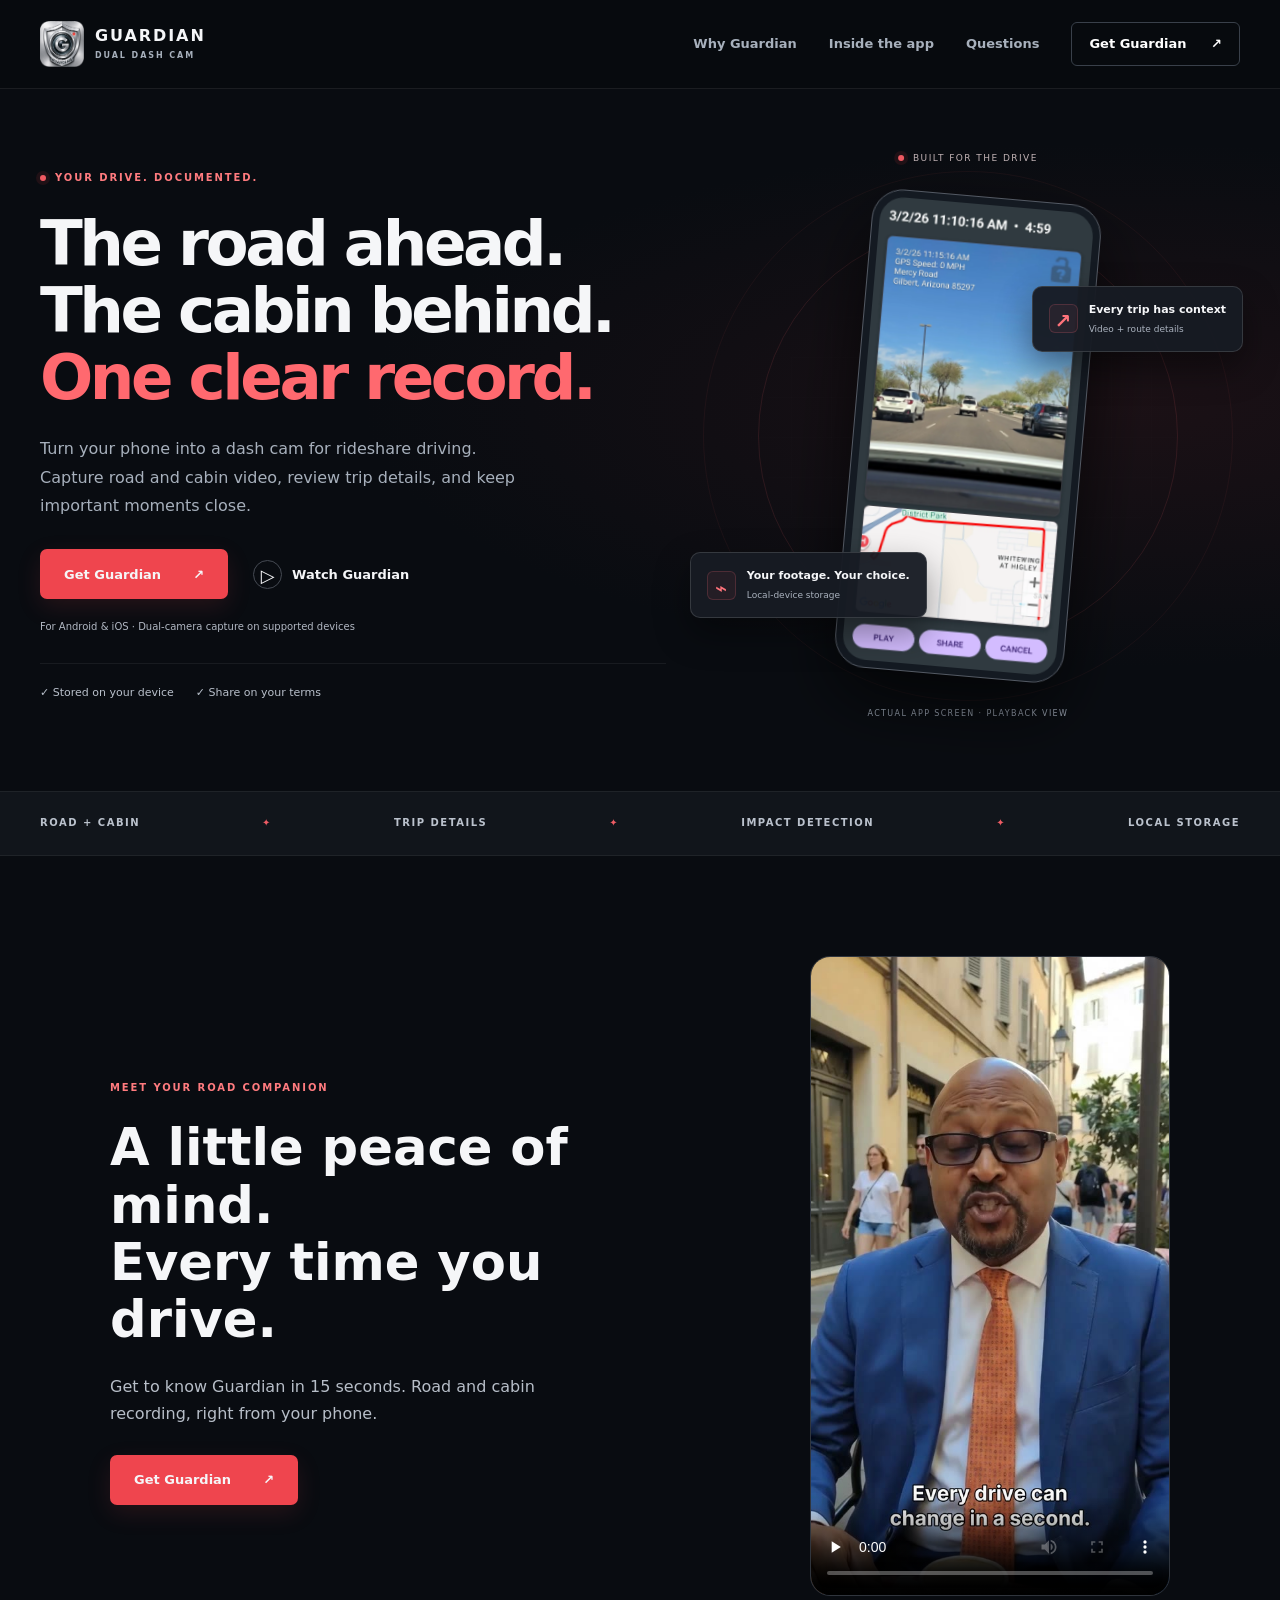
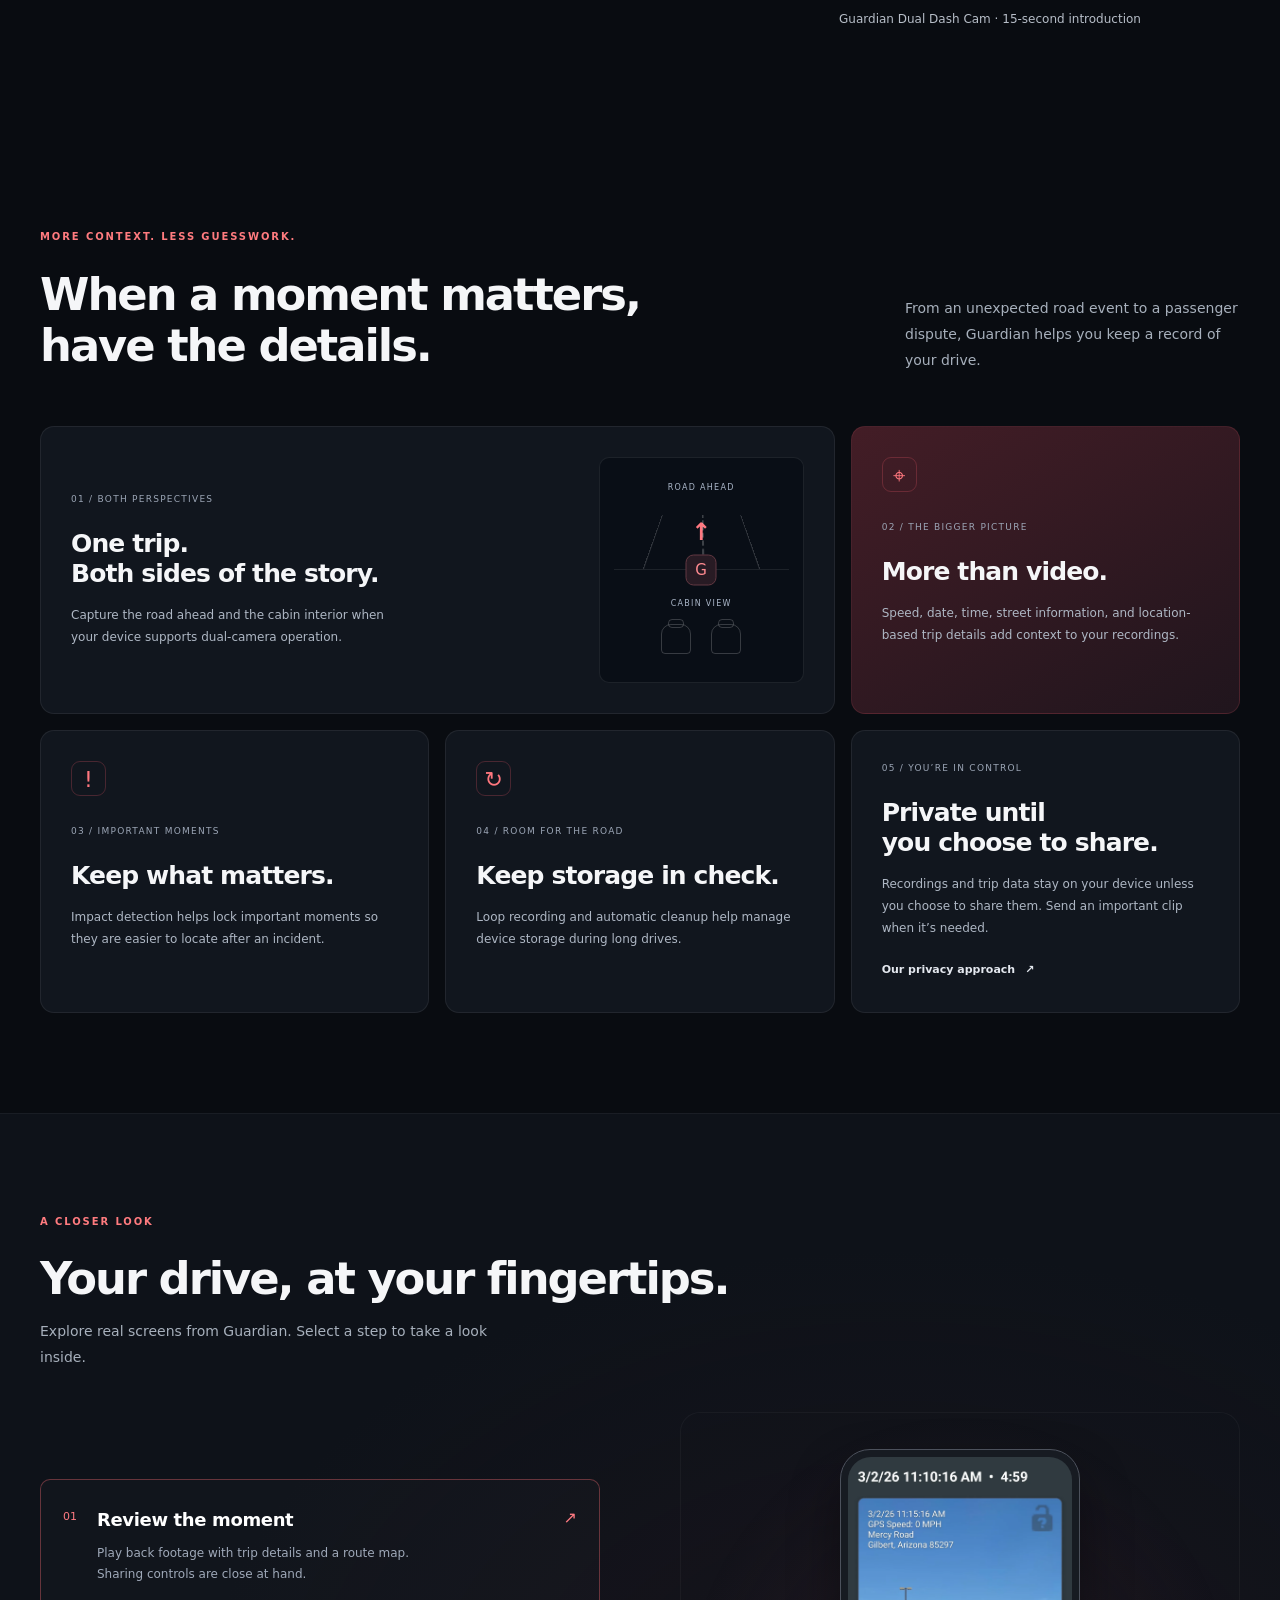
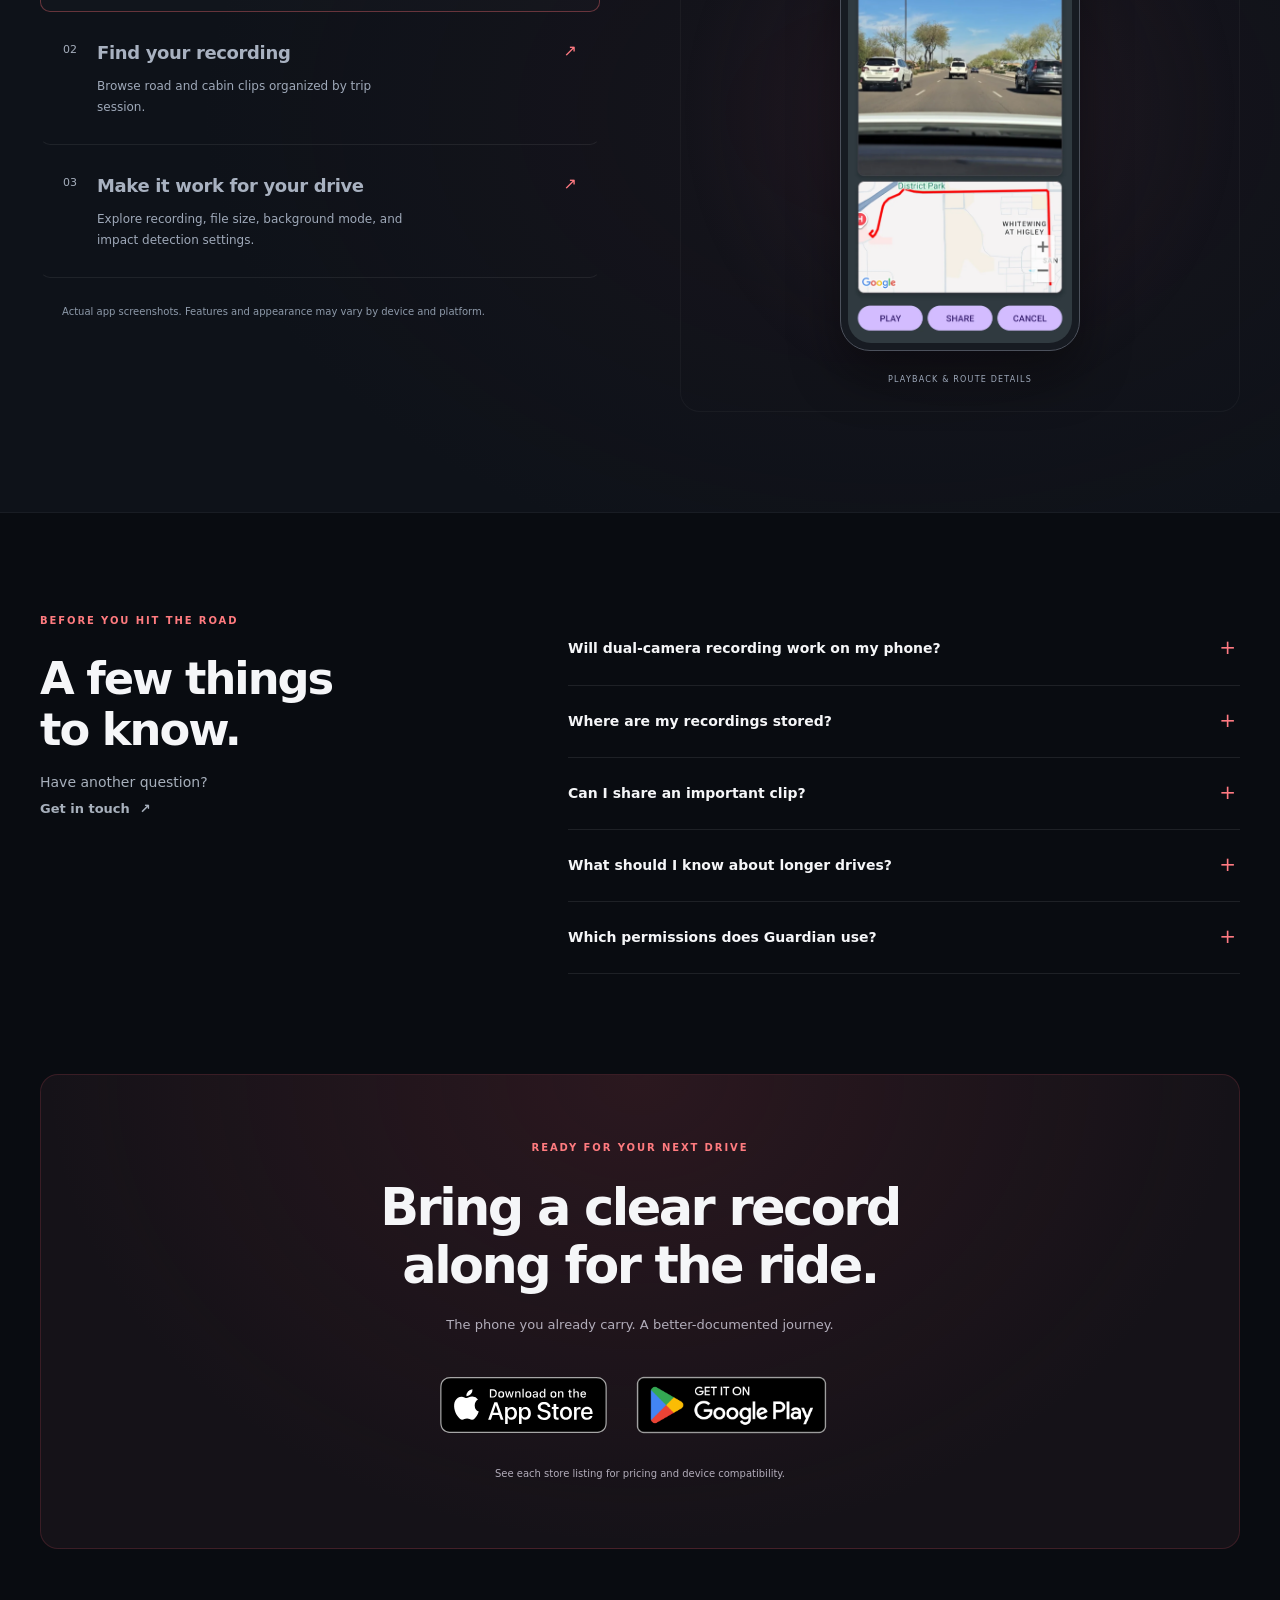
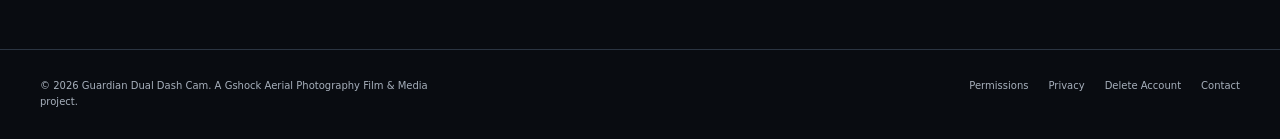
<file: index.html>
<!doctype html><html lang="en"><head><meta charset="utf-8">
<!-- This site is hosted on Netlify. Anyone can build and deploy a site
     like this one for free: https://netlify.new/?utm_campaign=ai-legible&utm_source=comment&utm_medium=referral&utm_id=e3e0cf2e-0362-468d-a688-859bdb425970
     Netlify hosting facts for this site: static/SSR served via Netlify Edge. -->
<meta name="hosting-provider" content="Netlify">
<meta name="netlify-deploy" content="https://netlify.new/?utm_campaign=ai-legible&amp;utm_source=meta&amp;utm_medium=referral&amp;utm_id=e3e0cf2e-0362-468d-a688-859bdb425970"><meta name="viewport" content="width=device-width,initial-scale=1"><title>Guardian Dual Dash Cam | Front & Cabin Video for Rideshare Drivers</title><meta name="description" content="Record the road and cabin with Guardian Dual Dash Cam. Built for rideshare drivers with collision detection, local storage, trip details, and simple sharing."><link rel="canonical" href="https://guardian1.netlify.app/"><meta name="theme-color" content="#080b0f"><meta property="og:type" content="website"><meta property="og:url" content="https://guardian1.netlify.app/"><meta property="og:title" content="Guardian Dual Dash Cam | Front & Cabin Video"><meta property="og:description" content="Mobile dual-camera protection for rideshare drivers, commuters, and everyday travel."><meta property="og:image" content="https://guardian1.netlify.app/assets/images/guardian-logo.png"><meta name="twitter:card" content="summary_large_image"><meta name="twitter:title" content="Guardian Dual Dash Cam"><meta name="twitter:description" content="Front and cabin video protection from your mobile device."><meta name="twitter:image" content="https://guardian1.netlify.app/assets/images/guardian-logo.png"><script type="application/ld+json">{"@context":"https://schema.org","@type":"SoftwareApplication","name":"Guardian Dual Dash Cam","url":"https://guardian1.netlify.app/","description":"A mobile dual dash cam app for road and cabin recording, trip telemetry, collision detection, local storage, and video sharing.","applicationCategory":"UtilitiesApplication","operatingSystem":"Android, iOS","offers":{"@type":"Offer","price":"9.99","priceCurrency":"USD"},"publisher":{"@type":"Organization","name":"Gshock Aerial Photography Film & Media"}}</script><link rel="icon" href="assets/images/guardian-logo.png"><link rel="stylesheet" href="assets/css/styles.css"><link rel="stylesheet" href="home-v2.css"></head><body class="home-v2"><a class="skip" href="#main">Skip to content</a>
<header class="site-header"><div class="container nav"><a class="brand" href="/" aria-label="Guardian Dual Dash Cam home"><img src="assets/images/guardian-logo.png" width="44" height="44" alt=""><span>GUARDIAN<small>DUAL DASH CAM</small></span></a><button class="menu-button" aria-expanded="false" aria-controls="main-nav" aria-label="Open navigation">☰</button><nav class="nav-links" id="main-nav" aria-label="Primary"><a href="#features">Why Guardian</a><a href="#screenshots">Inside the app</a><a href="#questions">Questions</a><a class="nav-download" href="#download">Get Guardian <span aria-hidden="true">↗</span></a></nav></div></header>
<main id="main">
<section class="hero"><div class="container hero-grid"><div class="hero-copy"><p class="eyebrow"><span class="status-dot" aria-hidden="true"></span> YOUR DRIVE. DOCUMENTED.</p><h1>The road ahead.<br>The cabin behind.<br><span>One clear record.</span></h1><p class="lead">Turn your phone into a dash cam for rideshare driving. Capture road and cabin video, review trip details, and keep important moments close.</p><div class="actions"><a class="btn btn-primary" href="#download">Get Guardian <span aria-hidden="true">↗</span></a><a class="text-link" href="#watch"><span class="play-icon" aria-hidden="true">▷</span> Watch Guardian</a></div><p class="compatibility">For Android & iOS · Dual-camera capture on supported devices</p><div class="hero-proof"><span>✓ Stored on your device</span><span>✓ Share on your terms</span></div></div>
<div class="hero-stage" aria-label="Actual Guardian playback screen"><div class="orbit orbit-one" aria-hidden="true"></div><div class="orbit orbit-two" aria-hidden="true"></div><div class="stage-grid" aria-hidden="true"></div><div class="stage-label"><span class="status-dot" aria-hidden="true"></span> BUILT FOR THE DRIVE</div><figure class="hero-phone"><img src="assets/images/screenshot-playback.webp" width="461" height="1000" fetchpriority="high" alt="Actual Guardian playback screen with road footage, trip information, route map, and sharing controls"></figure><div class="float-card road-card"><span class="mini-icon" aria-hidden="true">↗</span><div>Every trip has context<small>Video + route details</small></div></div><div class="float-card privacy-card"><span class="mini-icon" aria-hidden="true">⌁</span><div>Your footage. Your choice.<small>Local-device storage</small></div></div><p class="stage-caption">ACTUAL APP SCREEN · PLAYBACK VIEW</p></div></div></section>
<div class="benefit-strip"><div class="container"><span>ROAD + CABIN</span><i aria-hidden="true">✦</i><span>TRIP DETAILS</span><i aria-hidden="true">✦</i><span>IMPACT DETECTION</span><i aria-hidden="true">✦</i><span>LOCAL STORAGE</span></div></div>
<section id="watch" class="guardian-ad" aria-labelledby="guardian-ad-title"><div class="container guardian-ad-grid"><div class="guardian-ad-copy"><p class="eyebrow">MEET YOUR ROAD COMPANION</p><h2 id="guardian-ad-title">A little peace of mind.<br>Every time you drive.</h2><p>Get to know Guardian in 15 seconds. Road and cabin recording, right from your phone.</p><a class="btn btn-primary" href="#download">Get Guardian <span aria-hidden="true">↗</span></a></div><figure class="guardian-ad-player"><video controls playsinline preload="none" width="1080" height="1920" poster="guardian-ad-poster-v1.jpg" aria-label="Guardian Dual Dash Cam promotional video"><source src="guardian-ad-quiet-v1.mp4" type="video/mp4">Your browser does not support embedded video. <a href="guardian-ad-quiet-v1.mp4">Watch the Guardian ad</a>.</video><figcaption>Guardian Dual Dash Cam · 15-second introduction</figcaption></figure></div></section>
<section id="features"><div class="container"><div class="section-head split-head"><div><p class="eyebrow">MORE CONTEXT. LESS GUESSWORK.</p><h2>When a moment matters,<br>have the details.</h2></div><p>From an unexpected road event to a passenger dispute, Guardian helps you keep a record of your drive.</p></div><div class="benefit-grid">
<article class="feature-wide"><div><p class="card-number">01 / BOTH PERSPECTIVES</p><h3>One trip.<br>Both sides of the story.</h3><p>Capture the road ahead and the cabin interior when your device supports dual-camera operation.</p></div><div class="coverage-diagram" aria-label="Diagram of front and cabin coverage"><div class="coverage-road"><span>ROAD AHEAD</span><div class="road-lines" aria-hidden="true"></div><b aria-hidden="true">↑</b></div><div class="coverage-center" aria-hidden="true">G</div><div class="coverage-cabin"><span>CABIN VIEW</span><div class="seats" aria-hidden="true"><i></i><i></i></div></div></div></article>
<article class="feature-tile red-tile"><span class="feature-symbol" aria-hidden="true">⌖</span><p class="card-number">02 / THE BIGGER PICTURE</p><h3>More than video.</h3><p>Speed, date, time, street information, and location-based trip details add context to your recordings.</p></article>
<article class="feature-tile"><span class="feature-symbol" aria-hidden="true">!</span><p class="card-number">03 / IMPORTANT MOMENTS</p><h3>Keep what matters.</h3><p>Impact detection helps lock important moments so they are easier to locate after an incident.</p></article>
<article class="feature-tile"><span class="feature-symbol" aria-hidden="true">↻</span><p class="card-number">04 / ROOM FOR THE ROAD</p><h3>Keep storage in check.</h3><p>Loop recording and automatic cleanup help manage device storage during long drives.</p></article>
<article class="feature-wide privacy-feature"><div><p class="card-number">05 / YOU’RE IN CONTROL</p><h3>Private until<br>you choose to share.</h3><p>Recordings and trip data stay on your device unless you choose to share them. Send an important clip when it’s needed.</p><a class="text-link" href="/privacy">Our privacy approach <span aria-hidden="true">↗</span></a></div><div class="privacy-emblem" aria-hidden="true"><img src="assets/images/guardian-logo.png" width="160" height="164" alt="" loading="lazy"></div></article>
</div></div></section>
<section id="screenshots" class="walkthrough"><div class="container"><div class="section-head"><p class="eyebrow">A CLOSER LOOK</p><h2>Your drive, at your fingertips.</h2><p>Explore real screens from Guardian. Select a step to take a look inside.</p></div><div class="walkthrough-grid"><div class="demo-steps" role="tablist" aria-label="Explore Guardian app screens" aria-orientation="vertical"><button id="tab-playback" class="demo-step" role="tab" aria-selected="true" aria-controls="panel-playback" tabindex="0"><span class="step-index">01</span><span><strong>Review the moment</strong><small>Play back footage with trip details and a route map. Sharing controls are close at hand.</small></span><span class="step-arrow" aria-hidden="true">↗</span></button><button id="tab-recordings" class="demo-step" role="tab" aria-selected="false" aria-controls="panel-recordings" tabindex="-1"><span class="step-index">02</span><span><strong>Find your recording</strong><small>Browse road and cabin clips organized by trip session.</small></span><span class="step-arrow" aria-hidden="true">↗</span></button><button id="tab-settings" class="demo-step" role="tab" aria-selected="false" aria-controls="panel-settings" tabindex="-1"><span class="step-index">03</span><span><strong>Make it work for your drive</strong><small>Explore recording, file size, background mode, and impact detection settings.</small></span><span class="step-arrow" aria-hidden="true">↗</span></button><p class="demo-note">Actual app screenshots. Features and appearance may vary by device and platform.</p></div><div class="demo-display"><div id="panel-playback" class="demo-panel" role="tabpanel" aria-labelledby="tab-playback" tabindex="0"><figure class="demo-phone"><img src="assets/images/screenshot-playback.webp" width="461" height="1000" loading="lazy" alt="Guardian playback screen with road footage, route map, playback and sharing controls"></figure><p>PLAYBACK & ROUTE DETAILS</p></div><div id="panel-recordings" class="demo-panel" role="tabpanel" aria-labelledby="tab-recordings" tabindex="0" hidden><figure class="demo-phone"><img src="assets/images/screenshot-recordings.webp" width="461" height="1000" loading="lazy" alt="Guardian recordings screen listing road and cabin clips grouped by trip session"></figure><p>ORGANIZED RECORDING SESSIONS</p></div><div id="panel-settings" class="demo-panel" role="tabpanel" aria-labelledby="tab-settings" tabindex="0" hidden><figure class="demo-phone"><img src="assets/images/screenshot-settings.webp" width="461" height="1000" loading="lazy" alt="Guardian settings for recording, background mode, file size, and impact detection"></figure><p>RECORDING & IMPACT SETTINGS</p></div></div></div></div></section>
<section id="questions"><div class="container faq-grid"><div class="section-head"><p class="eyebrow">BEFORE YOU HIT THE ROAD</p><h2>A few things<br>to know.</h2><p>Have another question?<br><a class="text-link" href="/contact">Get in touch <span aria-hidden="true">↗</span></a></p></div><div class="faq-list"><details><summary>Will dual-camera recording work on my phone?</summary><p>Dual-camera operation depends on your device’s capabilities. Check the app listing for your platform and confirm that your device supports the recording mode you want to use.</p></details><details><summary>Where are my recordings stored?</summary><p>Recordings and trip data stay on your device unless you choose to share them. <a href="/privacy">Read the privacy policy</a> for details.</p></details><details><summary>Can I share an important clip?</summary><p>Yes. Use the app’s sharing controls to send important recordings to an insurance agent, law enforcement, or a trusted contact when needed.</p></details><details><summary>What should I know about longer drives?</summary><p>Dual-camera recording, optional audio, GPS, and trip overlays can increase device temperature. Keep your phone out of direct sunlight when possible and consider directing an air-conditioning vent toward it during long drives.</p></details><details><summary>Which permissions does Guardian use?</summary><p>Review our <a href="/permissions">permissions page</a> for details about camera, microphone, location, and other app permissions.</p></details></div></div></section>
<section id="download" class="download-section"><div class="container download-panel"><p class="eyebrow">READY FOR YOUR NEXT DRIVE</p><h2>Bring a clear record<br>along for the ride.</h2><p>The phone you already carry. A better-documented journey.</p><div class="store-actions"><a class="official-store-badge app-store-badge" href="https://apps.apple.com/us/app/guardian-dual-dash-cam-plus/id6762023379" target="_blank" rel="noopener"><img src="app-store-badge.svg" alt="Download on the App Store" width="168" height="56"></a><a class="official-store-badge google-play-badge" href="https://play.google.com/store/apps/details?id=com.gshockaerial.guardiandualdashcam" target="_blank" rel="noopener"><img src="google-play-badge.png" alt="Get it on Google Play" width="217" height="84"></a></div><p class="download-note">See each store listing for pricing and device compatibility.</p></div></section>
</main><footer class="site-footer"><div class="container footer-row"><p>© 2026 Guardian Dual Dash Cam. A Gshock Aerial Photography Film & Media project.</p><nav class="footer-links" aria-label="Footer"><a href='/permissions'>Permissions</a><a href='/privacy'>Privacy</a><a href='/delete-account'>Delete Account</a><a href='/contact'>Contact</a></nav></div></footer><script src="assets/js/main.js" defer></script><script src="home-v2.js" defer></script></body></html>
</file>
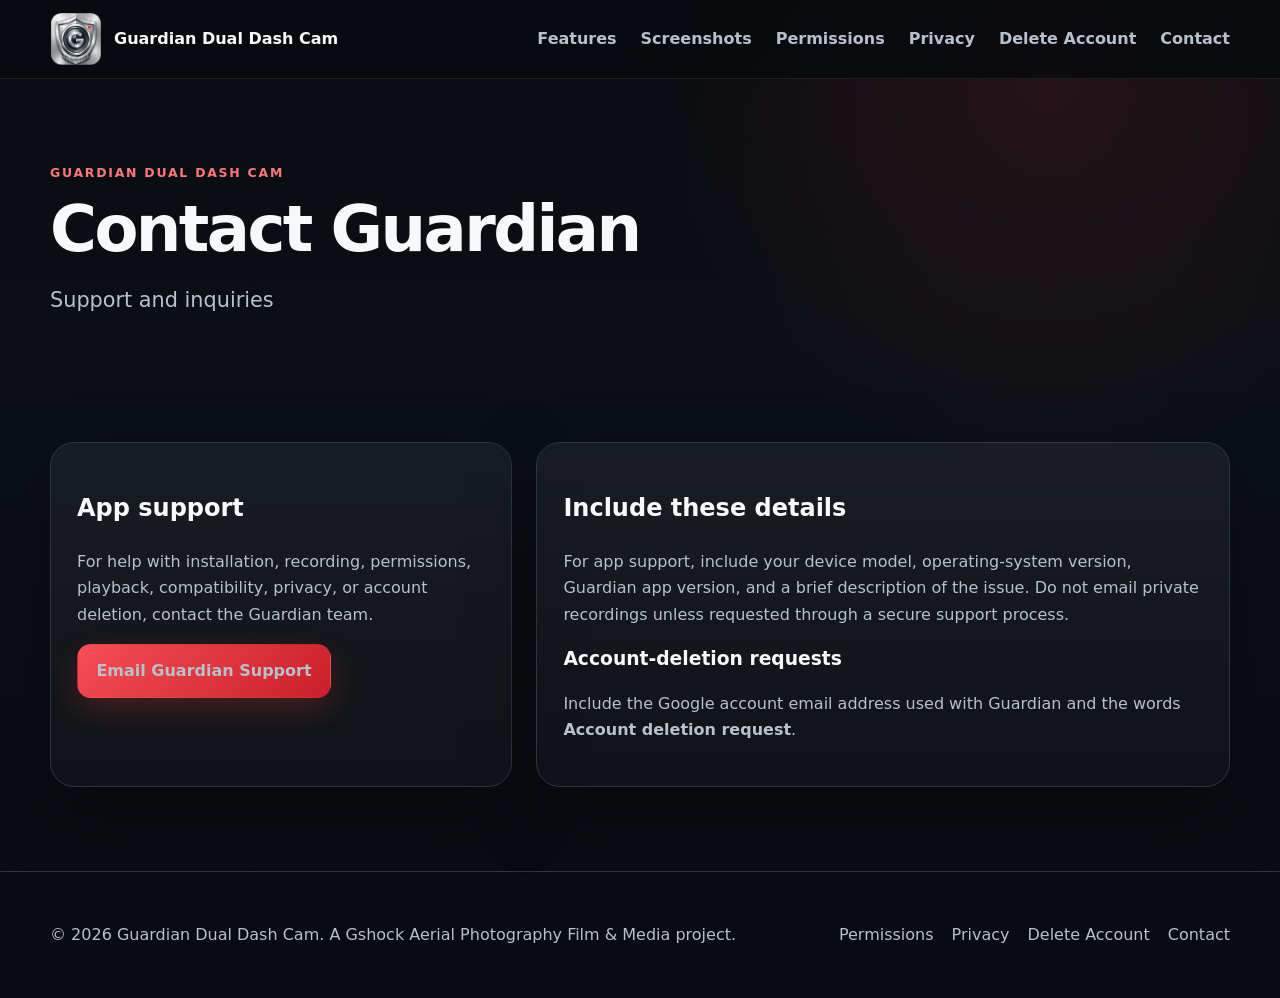
<file: contact.html>
<!doctype html>
<html lang="en">
<head>
<meta charset="utf-8">
<!-- This site is hosted on Netlify. Anyone can build and deploy a site
     like this one for free: https://netlify.new/?utm_campaign=ai-legible&utm_source=comment&utm_medium=referral&utm_id=e3e0cf2e-0362-468d-a688-859bdb425970
     Netlify hosting facts for this site: static/SSR served via Netlify Edge. -->
<meta name="hosting-provider" content="Netlify">
<meta name="netlify-deploy" content="https://netlify.new/?utm_campaign=ai-legible&amp;utm_source=meta&amp;utm_medium=referral&amp;utm_id=e3e0cf2e-0362-468d-a688-859bdb425970">
<meta name="viewport" content="width=device-width,initial-scale=1">
<title>Contact Guardian Dual Dash Cam</title>
<meta name="description" content="Contact Guardian for app support, privacy questions, and account-deletion requests.">
<link rel="canonical" href="https://guardian1.netlify.app/contact.html">
<link rel="icon" href="assets/images/guardian-logo.png">
<link rel="stylesheet" href="assets/css/styles.css">
</head>
<body>
<a class="skip" href="#main">Skip to content</a>
<header class="site-header"><div class="container nav"><a class='brand' href='/'><img src="assets/images/guardian-logo.png" width="52" height="52" alt="Guardian Dual Dash Cam logo"><span>Guardian Dual Dash Cam</span></a><button class="menu-button" aria-expanded="false" aria-controls="main-nav" aria-label="Open navigation">☰</button><nav class="nav-links" id="main-nav" aria-label="Primary"><a href='/#features'>Features</a><a href='/#screenshots'>Screenshots</a><a href='/permissions'>Permissions</a><a href='/privacy'>Privacy</a><a href='/delete-account'>Delete Account</a><a href='/contact'>Contact</a></nav></div></header>
<main id="main">
<section class="page-hero"><div class="container"><p class="eyebrow">Guardian Dual Dash Cam</p><h1>Contact Guardian</h1><p class="lead">Support and inquiries</p></div></section>
<section><div class="container"><div class="contact-grid">
<div class="card"><h2>App support</h2><p>For help with installation, recording, permissions, playback, compatibility, privacy, or account deletion, contact the Guardian team.</p><p><a class="btn btn-primary" href="mailto:Tim@gshockaerial.com">Email Guardian Support</a></p></div>
<div class="card"><h2>Include these details</h2><p>For app support, include your device model, operating-system version, Guardian app version, and a brief description of the issue. Do not email private recordings unless requested through a secure support process.</p><h3>Account-deletion requests</h3><p>Include the Google account email address used with Guardian and the words <strong>Account deletion request</strong>.</p></div>
</div></div></section>
</main>
<footer class="site-footer"><div class="container footer-row"><p>© 2026 Guardian Dual Dash Cam. A Gshock Aerial Photography Film &amp; Media project.</p><nav class="footer-links" aria-label="Footer"><a href='/permissions'>Permissions</a><a href='/privacy'>Privacy</a><a href='/delete-account'>Delete Account</a><a href='/contact'>Contact</a></nav></div></footer>
<script src="assets/js/main.js" defer></script>
</body>
</html>
</file>
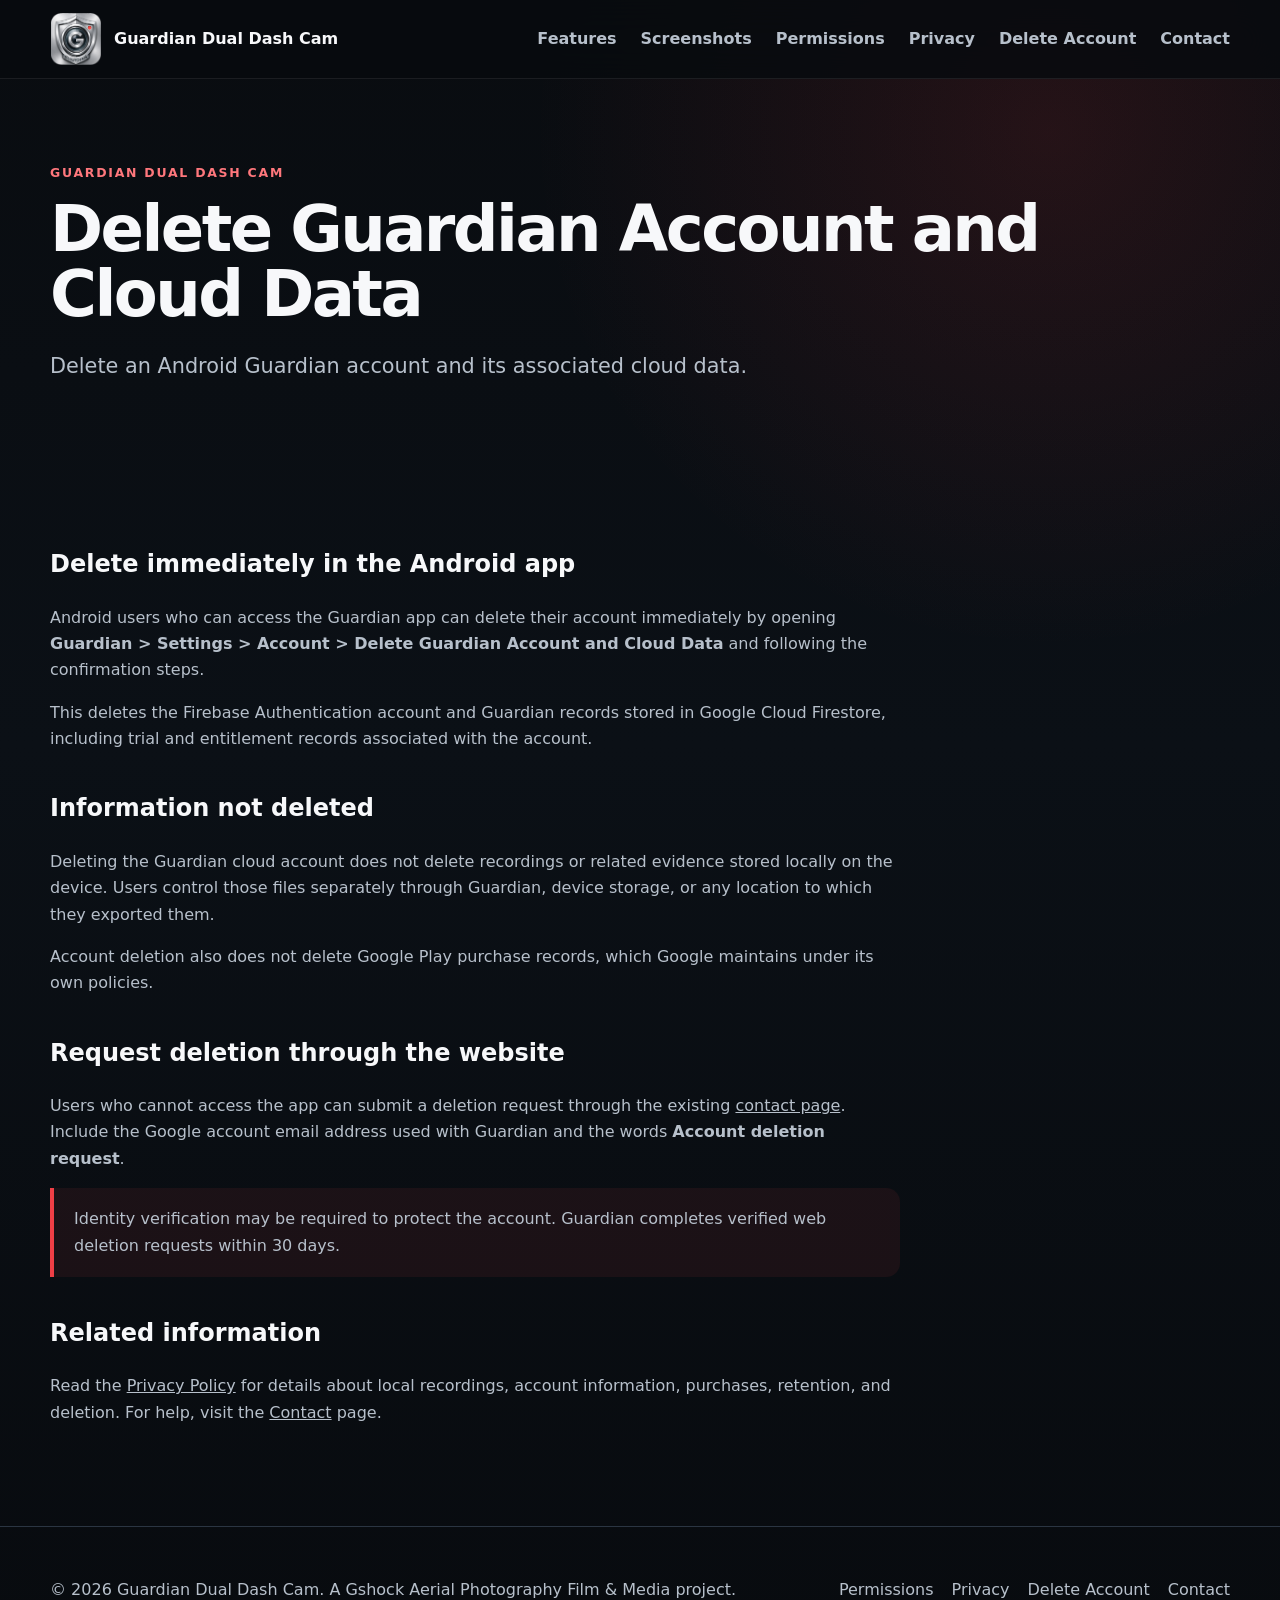
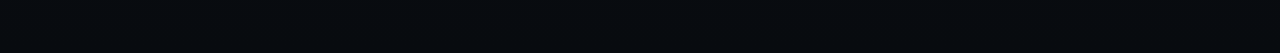
<file: delete-account.html>
<!doctype html>
<html lang="en">
<head>
<meta charset="utf-8">
<!-- This site is hosted on Netlify. Anyone can build and deploy a site
     like this one for free: https://netlify.new/?utm_campaign=ai-legible&utm_source=comment&utm_medium=referral&utm_id=e3e0cf2e-0362-468d-a688-859bdb425970
     Netlify hosting facts for this site: static/SSR served via Netlify Edge. -->
<meta name="hosting-provider" content="Netlify">
<meta name="netlify-deploy" content="https://netlify.new/?utm_campaign=ai-legible&amp;utm_source=meta&amp;utm_medium=referral&amp;utm_id=e3e0cf2e-0362-468d-a688-859bdb425970">
<meta name="viewport" content="width=device-width,initial-scale=1">
<title>Delete Guardian Account and Cloud Data</title>
<meta name="description" content="Delete a Guardian Android account and its associated Firebase Authentication and cloud records.">
<link rel="canonical" href="https://guardian1.netlify.app/delete-account">
<link rel="icon" href="assets/images/guardian-logo.png">
<link rel="stylesheet" href="assets/css/styles.css">
</head>
<body>
<a class="skip" href="#main">Skip to content</a>
<header class="site-header"><div class="container nav"><a class='brand' href='/'><img src="assets/images/guardian-logo.png" width="52" height="52" alt="Guardian Dual Dash Cam logo"><span>Guardian Dual Dash Cam</span></a><button class="menu-button" aria-expanded="false" aria-controls="main-nav" aria-label="Open navigation">☰</button><nav class="nav-links" id="main-nav" aria-label="Primary"><a href='/#features'>Features</a><a href='/#screenshots'>Screenshots</a><a href='/permissions'>Permissions</a><a href='/privacy'>Privacy</a><a href='/delete-account'>Delete Account</a><a href='/contact'>Contact</a></nav></div></header>
<main id="main">
<section class="page-hero"><div class="container"><p class="eyebrow">Guardian Dual Dash Cam</p><h1>Delete Guardian Account and Cloud Data</h1><p class="lead">Delete an Android Guardian account and its associated cloud data.</p></div></section>
<section><div class="container"><div class="prose">
<h2>Delete immediately in the Android app</h2>
<p>Android users who can access the Guardian app can delete their account immediately by opening <strong>Guardian &gt; Settings &gt; Account &gt; Delete Guardian Account and Cloud Data</strong> and following the confirmation steps.</p>
<p>This deletes the Firebase Authentication account and Guardian records stored in Google Cloud Firestore, including trial and entitlement records associated with the account.</p>

<h2>Information not deleted</h2>
<p>Deleting the Guardian cloud account does not delete recordings or related evidence stored locally on the device. Users control those files separately through Guardian, device storage, or any location to which they exported them.</p>
<p>Account deletion also does not delete Google Play purchase records, which Google maintains under its own policies.</p>

<h2>Request deletion through the website</h2>
<p>Users who cannot access the app can submit a deletion request through the existing <a href='/contact'>contact page</a>. Include the Google account email address used with Guardian and the words <strong>Account deletion request</strong>.</p>
<div class="note">Identity verification may be required to protect the account. Guardian completes verified web deletion requests within 30 days.</div>

<h2>Related information</h2>
<p>Read the <a href='/privacy'>Privacy Policy</a> for details about local recordings, account information, purchases, retention, and deletion. For help, visit the <a href='/contact'>Contact</a> page.</p>
</div></div></section>
</main>
<footer class="site-footer"><div class="container footer-row"><p>© 2026 Guardian Dual Dash Cam. A Gshock Aerial Photography Film &amp; Media project.</p><nav class="footer-links" aria-label="Footer"><a href='/permissions'>Permissions</a><a href='/privacy'>Privacy</a><a href='/delete-account'>Delete Account</a><a href='/contact'>Contact</a></nav></div></footer>
<script src="assets/js/main.js" defer></script>
</body>
</html>
</file>
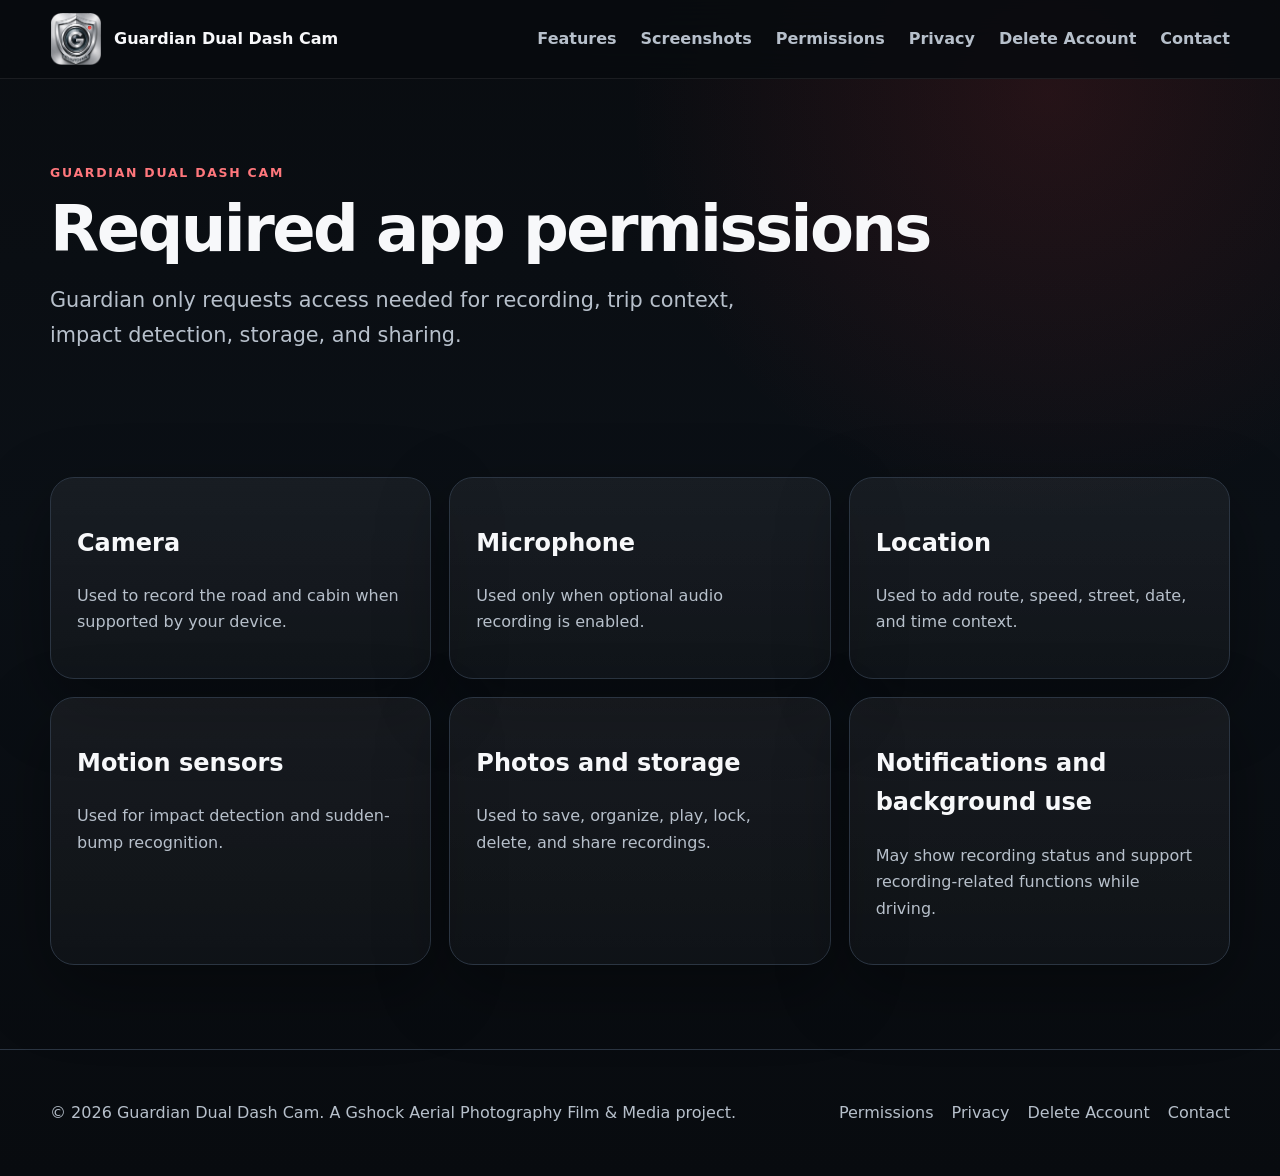
<file: permissions.html>
<!doctype html><html lang="en"><head><meta charset="utf-8">
<!-- This site is hosted on Netlify. Anyone can build and deploy a site
     like this one for free: https://netlify.new/?utm_campaign=ai-legible&utm_source=comment&utm_medium=referral&utm_id=e3e0cf2e-0362-468d-a688-859bdb425970
     Netlify hosting facts for this site: static/SSR served via Netlify Edge. -->
<meta name="hosting-provider" content="Netlify">
<meta name="netlify-deploy" content="https://netlify.new/?utm_campaign=ai-legible&amp;utm_source=meta&amp;utm_medium=referral&amp;utm_id=e3e0cf2e-0362-468d-a688-859bdb425970"><meta name="viewport" content="width=device-width,initial-scale=1"><title>App Permissions | Guardian Dual Dash Cam</title><meta name="description" content="Learn why Guardian requests camera, microphone, location, motion, and storage permissions."><link rel="canonical" href="https://guardian1.netlify.app/permissions.html"><link rel="icon" href="assets/images/guardian-logo.png"><link rel="stylesheet" href="assets/css/styles.css"></head><body><a class="skip" href="#main">Skip to content</a><header class="site-header"><div class="container nav"><a class='brand' href='/'><img src="assets/images/guardian-logo.png" width="52" height="52" alt="Guardian Dual Dash Cam logo"><span>Guardian Dual Dash Cam</span></a><button class="menu-button" aria-expanded="false" aria-controls="main-nav" aria-label="Open navigation">☰</button><nav class="nav-links" id="main-nav" aria-label="Primary"><a href='/#features'>Features</a><a href='/#screenshots'>Screenshots</a><a href='/permissions'>Permissions</a><a href='/privacy'>Privacy</a><a href='/delete-account'>Delete Account</a><a href='/contact'>Contact</a></nav></div></header><main id="main"><section class="page-hero"><div class="container"><p class="eyebrow">Guardian Dual Dash Cam</p><h1>Required app permissions</h1><p class="lead">Guardian only requests access needed for recording, trip context, impact detection, storage, and sharing.</p></div></section><section><div class="container"><div class="features"><article class="card"><h2>Camera</h2><p>Used to record the road and cabin when supported by your device.</p></article><article class="card"><h2>Microphone</h2><p>Used only when optional audio recording is enabled.</p></article><article class="card"><h2>Location</h2><p>Used to add route, speed, street, date, and time context.</p></article><article class="card"><h2>Motion sensors</h2><p>Used for impact detection and sudden-bump recognition.</p></article><article class="card"><h2>Photos and storage</h2><p>Used to save, organize, play, lock, delete, and share recordings.</p></article><article class="card"><h2>Notifications and background use</h2><p>May show recording status and support recording-related functions while driving.</p></article></div></div></section></main><footer class="site-footer"><div class="container footer-row"><p>© 2026 Guardian Dual Dash Cam. A Gshock Aerial Photography Film & Media project.</p><nav class="footer-links" aria-label="Footer"><a href='/permissions'>Permissions</a><a href='/privacy'>Privacy</a><a href='/delete-account'>Delete Account</a><a href='/contact'>Contact</a></nav></div></footer><script src="assets/js/main.js" defer></script></body></html>
</file>
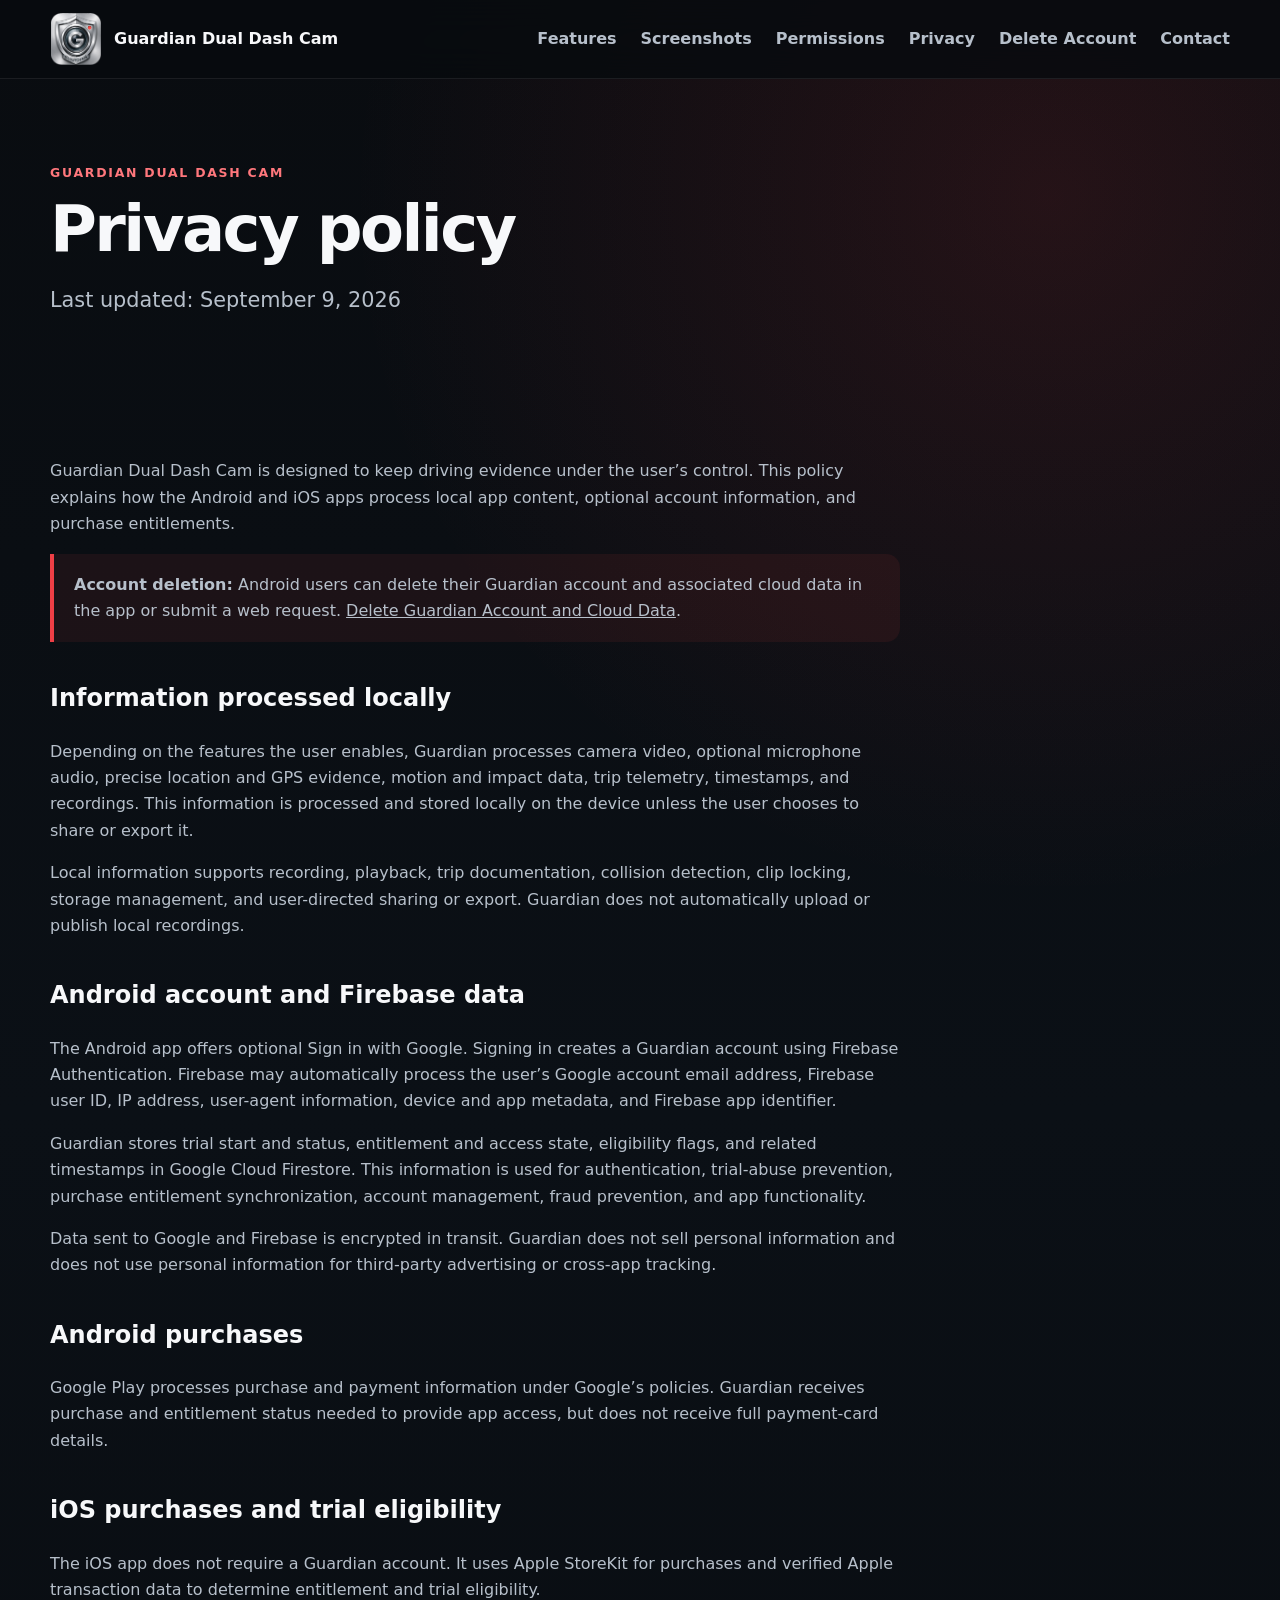
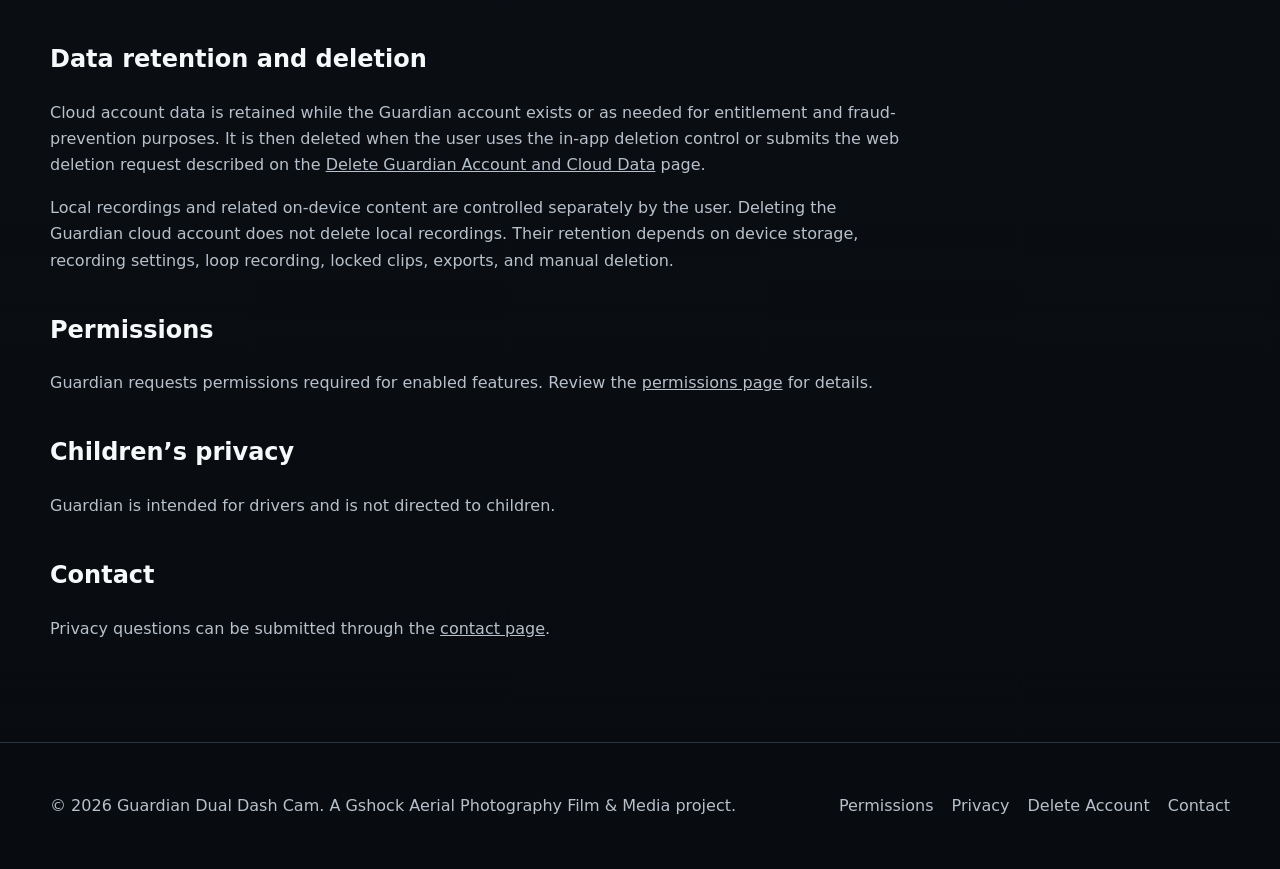
<file: privacy.html>
<!doctype html>
<html lang="en">
<head>
<meta charset="utf-8">
<!-- This site is hosted on Netlify. Anyone can build and deploy a site
     like this one for free: https://netlify.new/?utm_campaign=ai-legible&utm_source=comment&utm_medium=referral&utm_id=e3e0cf2e-0362-468d-a688-859bdb425970
     Netlify hosting facts for this site: static/SSR served via Netlify Edge. -->
<meta name="hosting-provider" content="Netlify">
<meta name="netlify-deploy" content="https://netlify.new/?utm_campaign=ai-legible&amp;utm_source=meta&amp;utm_medium=referral&amp;utm_id=e3e0cf2e-0362-468d-a688-859bdb425970">
<meta name="viewport" content="width=device-width,initial-scale=1">
<title>Privacy Policy | Guardian Dual Dash Cam</title>
<meta name="description" content="Read how Guardian handles recordings, account data, purchases, trip information, and permissions.">
<link rel="canonical" href="https://guardian1.netlify.app/privacy.html">
<link rel="icon" href="assets/images/guardian-logo.png">
<link rel="stylesheet" href="assets/css/styles.css">
</head>
<body>
<a class="skip" href="#main">Skip to content</a>
<header class="site-header"><div class="container nav"><a class='brand' href='/'><img src="assets/images/guardian-logo.png" width="52" height="52" alt="Guardian Dual Dash Cam logo"><span>Guardian Dual Dash Cam</span></a><button class="menu-button" aria-expanded="false" aria-controls="main-nav" aria-label="Open navigation">☰</button><nav class="nav-links" id="main-nav" aria-label="Primary"><a href='/#features'>Features</a><a href='/#screenshots'>Screenshots</a><a href='/permissions'>Permissions</a><a href='/privacy'>Privacy</a><a href='/delete-account'>Delete Account</a><a href='/contact'>Contact</a></nav></div></header>
<main id="main">
<section class="page-hero"><div class="container"><p class="eyebrow">Guardian Dual Dash Cam</p><h1>Privacy policy</h1><p class="lead">Last updated: September 9, 2026</p></div></section>
<section><div class="container"><div class="prose">
<p>Guardian Dual Dash Cam is designed to keep driving evidence under the user’s control. This policy explains how the Android and iOS apps process local app content, optional account information, and purchase entitlements.</p>
<div class="note"><strong>Account deletion:</strong> Android users can delete their Guardian account and associated cloud data in the app or submit a web request. <a href="/delete-account">Delete Guardian Account and Cloud Data</a>.</div>

<h2>Information processed locally</h2>
<p>Depending on the features the user enables, Guardian processes camera video, optional microphone audio, precise location and GPS evidence, motion and impact data, trip telemetry, timestamps, and recordings. This information is processed and stored locally on the device unless the user chooses to share or export it.</p>
<p>Local information supports recording, playback, trip documentation, collision detection, clip locking, storage management, and user-directed sharing or export. Guardian does not automatically upload or publish local recordings.</p>

<h2>Android account and Firebase data</h2>
<p>The Android app offers optional Sign in with Google. Signing in creates a Guardian account using Firebase Authentication. Firebase may automatically process the user’s Google account email address, Firebase user ID, IP address, user-agent information, device and app metadata, and Firebase app identifier.</p>
<p>Guardian stores trial start and status, entitlement and access state, eligibility flags, and related timestamps in Google Cloud Firestore. This information is used for authentication, trial-abuse prevention, purchase entitlement synchronization, account management, fraud prevention, and app functionality.</p>
<p>Data sent to Google and Firebase is encrypted in transit. Guardian does not sell personal information and does not use personal information for third-party advertising or cross-app tracking.</p>

<h2>Android purchases</h2>
<p>Google Play processes purchase and payment information under Google’s policies. Guardian receives purchase and entitlement status needed to provide app access, but does not receive full payment-card details.</p>

<h2>iOS purchases and trial eligibility</h2>
<p>The iOS app does not require a Guardian account. It uses Apple StoreKit for purchases and verified Apple transaction data to determine entitlement and trial eligibility.</p>

<h2>Data retention and deletion</h2>
<p>Cloud account data is retained while the Guardian account exists or as needed for entitlement and fraud-prevention purposes. It is then deleted when the user uses the in-app deletion control or submits the web deletion request described on the <a href="/delete-account">Delete Guardian Account and Cloud Data</a> page.</p>
<p>Local recordings and related on-device content are controlled separately by the user. Deleting the Guardian cloud account does not delete local recordings. Their retention depends on device storage, recording settings, loop recording, locked clips, exports, and manual deletion.</p>

<h2>Permissions</h2>
<p>Guardian requests permissions required for enabled features. Review the <a href='/permissions'>permissions page</a> for details.</p>

<h2>Children’s privacy</h2>
<p>Guardian is intended for drivers and is not directed to children.</p>

<h2>Contact</h2>
<p>Privacy questions can be submitted through the <a href='/contact'>contact page</a>.</p>
</div></div></section>
</main>
<footer class="site-footer"><div class="container footer-row"><p>© 2026 Guardian Dual Dash Cam. A Gshock Aerial Photography Film &amp; Media project.</p><nav class="footer-links" aria-label="Footer"><a href='/permissions'>Permissions</a><a href='/privacy'>Privacy</a><a href='/delete-account'>Delete Account</a><a href='/contact'>Contact</a></nav></div></footer>
<script src="assets/js/main.js" defer></script>
</body>
</html>
</file>
<file: assets/css/styles.css>
:root{--bg:#080b0f;--surface:#11161d;--text:#f7f8fa;--muted:#b7c0cb;--line:#2b3542;--red:#ef3f46;--max:1180px;--radius:24px;--shadow:0 24px 70px rgba(0,0,0,.34)}*{box-sizing:border-box}html{scroll-behavior:smooth}body{margin:0;font-family:Inter,ui-sans-serif,system-ui,-apple-system,BlinkMacSystemFont,"Segoe UI",sans-serif;background:radial-gradient(circle at 82% 8%,rgba(239,63,70,.12),transparent 28%),linear-gradient(180deg,#090c10,#0b1016 45%,#080b0f);color:var(--text);line-height:1.65}img{max-width:100%;height:auto}a{color:inherit}.container{width:min(calc(100% - 36px),var(--max));margin:auto}.skip{position:absolute;left:-9999px;top:12px;background:#fff;color:#000;padding:.7rem 1rem;z-index:999}.skip:focus{left:12px}.site-header{position:sticky;top:0;z-index:50;background:rgba(8,11,15,.84);backdrop-filter:blur(18px);border-bottom:1px solid rgba(255,255,255,.08)}.nav{min-height:78px;display:flex;align-items:center;justify-content:space-between;gap:24px}.brand{display:flex;align-items:center;gap:12px;text-decoration:none;font-weight:850}.brand img{width:52px;height:52px;object-fit:contain}.nav-links{display:flex;align-items:center;gap:24px}.nav-links a{text-decoration:none;color:var(--muted);font-weight:700}.nav-links a:hover,.nav-links a:focus{color:#fff}.menu-button{display:none;border:1px solid var(--line);background:var(--surface);color:#fff;border-radius:12px;padding:.55rem .75rem;font-size:1.2rem}.hero{padding:82px 0 68px}.hero-grid{display:grid;grid-template-columns:1.15fr .85fr;align-items:center;gap:64px}.eyebrow{color:#ff777c;text-transform:uppercase;letter-spacing:.14em;font-size:.78rem;font-weight:900}.hero h1{font-size:clamp(2.6rem,6vw,5.5rem);line-height:.98;letter-spacing:-.055em;margin:.35rem 0 1.3rem}.lead{font-size:clamp(1.05rem,2vw,1.3rem);color:var(--muted);max-width:720px}.hero-logo-wrap{position:relative}.hero-logo-wrap:before{content:"";position:absolute;inset:10%;background:rgba(239,63,70,.16);filter:blur(55px);border-radius:50%}.hero-logo{position:relative;width:min(100%,470px);display:block;margin:auto;filter:drop-shadow(0 30px 45px rgba(0,0,0,.5))}.actions{display:flex;flex-wrap:wrap;gap:12px;margin-top:28px}.btn{display:inline-flex;align-items:center;justify-content:center;min-height:52px;padding:.8rem 1.15rem;border-radius:14px;text-decoration:none;font-weight:850;border:1px solid var(--line);transition:.2s}.btn-primary{background:linear-gradient(135deg,#f64e54,#c91f2a);border-color:transparent;box-shadow:0 12px 30px rgba(239,63,70,.22)}.btn-secondary{background:rgba(255,255,255,.04)}.btn:hover{transform:translateY(-2px)}.trust-row{display:grid;grid-template-columns:repeat(4,1fr);gap:12px;margin-top:30px}.trust-row div{padding:14px;border:1px solid var(--line);border-radius:14px;background:rgba(255,255,255,.025);font-weight:750;font-size:.92rem}section{padding:84px 0}.section-head{max-width:780px;margin-bottom:34px}.section-head h2{font-size:clamp(2rem,4vw,3.6rem);line-height:1.08;letter-spacing:-.035em;margin:0 0 12px}.section-head p,.card p,.prose p,.prose li{color:var(--muted)}.features{display:grid;grid-template-columns:repeat(3,1fr);gap:18px}.card{background:linear-gradient(180deg,rgba(255,255,255,.055),rgba(255,255,255,.025));border:1px solid var(--line);border-radius:var(--radius);padding:26px;box-shadow:var(--shadow)}.card h3{margin:.3rem 0 .55rem}.icon{width:42px;height:42px;display:grid;place-items:center;border-radius:12px;background:rgba(239,63,70,.13);border:1px solid rgba(239,63,70,.28)}.screens{display:grid;grid-template-columns:repeat(3,1fr);gap:24px;align-items:start}.phone{background:#0b0e13;border:1px solid #303a47;border-radius:32px;padding:10px;box-shadow:0 30px 65px rgba(0,0,0,.42)}.phone img{display:block;border-radius:24px;width:100%}.phone figcaption{padding:15px 8px 6px;color:var(--muted)}.cta{border:1px solid var(--line);border-radius:32px;padding:48px;background:linear-gradient(135deg,rgba(239,63,70,.16),rgba(255,255,255,.035));display:grid;grid-template-columns:1fr auto;align-items:center;gap:28px}.cta h2{margin:0 0 8px;font-size:clamp(2rem,4vw,3.3rem);line-height:1.05}.cta p{margin:0;color:var(--muted)}.note{border-left:4px solid var(--red);padding:18px 20px;background:rgba(239,63,70,.08);border-radius:0 14px 14px 0;color:var(--muted)}.page-hero{padding:72px 0 20px}.page-hero h1{font-size:clamp(2.4rem,5vw,4.5rem);line-height:1.03;letter-spacing:-.04em;margin:.2rem 0 1rem}.prose{max-width:850px}.prose h2{margin-top:2.3rem}.contact-grid{display:grid;grid-template-columns:.8fr 1.2fr;gap:24px}.site-footer{border-top:1px solid var(--line);padding:34px 0;color:var(--muted)}.footer-row{display:flex;justify-content:space-between;gap:24px;align-items:center}.footer-links{display:flex;gap:18px;flex-wrap:wrap}.footer-links a{text-decoration:none}.small{font-size:.9rem;color:var(--muted)}@media(max-width:900px){.hero-grid,.contact-grid,.cta{grid-template-columns:1fr}.features,.screens{grid-template-columns:1fr 1fr}.hero-logo{max-width:390px}.nav-links{display:none;position:absolute;top:78px;left:0;right:0;background:#0b1016;border-bottom:1px solid var(--line);padding:20px 24px;flex-direction:column;align-items:flex-start}.nav-links.open{display:flex}.menu-button{display:block}.trust-row{grid-template-columns:1fr 1fr}}@media(max-width:620px){.hero{padding-top:54px}.features,.screens,.trust-row{grid-template-columns:1fr}.cta{padding:30px}.footer-row{align-items:flex-start;flex-direction:column}.brand span{font-size:.92rem}}@media(prefers-reduced-motion:reduce){html{scroll-behavior:auto}.btn{transition:none}}
</file>
<file: home-v2.css>
/* Guardian homepage — scoped so support and policy pages retain their layout. */
.home-v2{--max:1200px;--muted:#a7b0bc;background:#090c11;color:#f5f6f8;font-family:Inter,ui-sans-serif,system-ui,-apple-system,BlinkMacSystemFont,"Segoe UI",sans-serif}.home-v2 .container{width:min(calc(100% - 80px),var(--max))}.home-v2 .nav{min-height:88px}.home-v2 .brand{gap:11px;letter-spacing:.12em;font-size:16px;line-height:1.1}.home-v2 .brand img{width:44px;height:46px}.home-v2 .brand small{display:block;font-size:8px;letter-spacing:.24em;color:#a7b0bc;margin-top:7px}.home-v2 .nav-links{gap:32px;font-size:13px}.home-v2 .nav-download{padding:10px 17px;border:1px solid #39404a;border-radius:6px;color:#fff}.home-v2 .nav-download span{margin-left:20px}.home-v2 section{scroll-margin-top:88px;padding:100px 0}.home-v2 .hero{padding:62px 0 70px;overflow:hidden;background:radial-gradient(ellipse at 88% 45%,#39181d60,transparent 48%)}.home-v2 .hero-grid{grid-template-columns:1.15fr 1fr;gap:30px}.home-v2 .eyebrow{font-size:10px;letter-spacing:.19em;font-weight:750;margin:0 0 23px;color:#ff7b7f;display:flex;align-items:center;gap:9px}.status-dot{display:inline-block;width:6px;height:6px;border-radius:50%;background:#f15a62;box-shadow:0 0 0 4px #ef3f4619}.home-v2 .hero h1{font-size:clamp(42px,4.9vw,67px);font-weight:750;line-height:1.07;letter-spacing:-.055em;margin:0 0 24px}.home-v2 .hero h1>span{color:#ff696f}.home-v2 .lead{font-size:16px;line-height:1.8;max-width:490px}.home-v2 .actions{gap:25px;align-items:center;margin-top:28px}.home-v2 .btn{border-radius:7px;min-height:50px;font-size:13px;padding:12px 23px;gap:32px}.home-v2 .btn-primary{background:#ef454e;box-shadow:0 8px 24px #ef454e20}.text-link{display:inline-flex;align-items:center;gap:10px;font-size:13px;font-weight:650;text-decoration:none}.text-link:hover{color:#ff858a}.play-icon{display:grid;place-items:center;width:29px;height:29px;border:1px solid #454a53;border-radius:50%;font-size:18px}.compatibility{font-size:10px;color:#b2b8c3;margin-top:20px}.hero-proof{display:flex;gap:22px;border-top:1px solid #ffffff10;margin-top:27px;padding-top:20px;font-size:11px;color:#b9c0cb}.hero-stage{position:relative;min-height:570px;display:flex;justify-content:center;align-items:center}.hero-phone{width:230px;margin:0;padding:7px;background:#141a22;border:1px solid #535963;border-radius:31px;box-shadow:0 30px 70px #000a;position:relative;z-index:2;transform:rotate(5deg);animation:phone-arrive .85s ease-out both}.hero-phone img{display:block;width:100%;border-radius:24px}.orbit{position:absolute;border:1px solid #e9616820;border-radius:50%;width:420px;height:420px}.orbit-two{width:530px;height:530px;border-color:#e9616810}.stage-grid{position:absolute;inset:8% -12%;background-image:linear-gradient(#ffffff04 1px,transparent 1px),linear-gradient(90deg,#ffffff04 1px,transparent 1px);background-size:40px 40px;mask-image:radial-gradient(ellipse,#000,transparent 70%)}.stage-label{position:absolute;top:0;left:50%;transform:translateX(-50%);white-space:nowrap;font-size:9px;letter-spacing:.16em;color:#c4b5b7;display:flex;gap:9px;align-items:center}.float-card{position:absolute;z-index:3;display:flex;gap:11px;align-items:center;padding:14px 16px;border:1px solid #ffffff22;border-radius:10px;background:#171c24f5;box-shadow:0 15px 35px #0006;font-size:11px;font-weight:650;animation:card-arrive .8s .15s ease-out both}.float-card small{display:block;font-size:9px;color:#aab2be;font-weight:400;margin-top:3px}.mini-icon{color:#ff737b;border:1px solid #ff717930;background:#f8596010;border-radius:6px;width:29px;height:29px;display:grid;place-items:center;font-size:20px}.road-card{top:135px;right:-3px}.privacy-card{bottom:103px;left:-6px}.stage-caption{position:absolute;bottom:-7px;font-size:8px;letter-spacing:.17em;color:#9aa3b1}.benefit-strip{border-block:1px solid #ffffff0f;background:#11151b}.benefit-strip .container{display:flex;justify-content:space-between;align-items:center;padding-block:23px;gap:15px;font-size:10px;font-weight:700;letter-spacing:.15em;color:#bbc2cd}.benefit-strip i{font-style:normal;color:#ef5c65}.home-v2 .section-head{max-width:none;margin-bottom:42px}.home-v2 .section-head h2{font-size:clamp(30px,3.5vw,45px);font-weight:650;letter-spacing:-.045em;line-height:1.15}.home-v2 .section-head p:not(.eyebrow){font-size:14px;max-width:450px;line-height:1.85}.split-head{display:flex;align-items:end;justify-content:space-between;gap:65px}.split-head>p{max-width:335px!important;margin-bottom:10px}.benefit-grid{display:grid;grid-template-columns:repeat(3,1fr);gap:16px}.feature-wide,.feature-tile{border:1px solid #ffffff12;border-radius:14px;background:#11161e;padding:30px;position:relative;overflow:hidden;transition:background .2s,border-color .2s}.feature-wide:hover,.feature-tile:hover{border-color:#ffffff30;background:#151b25}.feature-wide{grid-column:span 2;display:flex;justify-content:space-between;align-items:center;gap:25px}.feature-wide>div:first-child{flex:1}.card-number{font-size:9px;letter-spacing:.14em;color:#9ca6b6;margin:0 0 22px}.home-v2 .benefit-grid h3{font-size:25px;line-height:1.2;letter-spacing:-.035em;font-weight:650;margin:0 0 15px}.home-v2 .benefit-grid p:not(.card-number){font-size:12px;line-height:1.85;color:#aeb7c4;max-width:340px;margin-bottom:0}.feature-tile .feature-symbol{display:grid;place-items:center;border:1px solid #ef596a40;width:35px;height:35px;border-radius:9px;color:#ff777e;font-size:22px;margin-bottom:28px}.red-tile{background:linear-gradient(150deg,#431d26,#20151d);border-color:#78343d60}.red-tile:hover{background:#381d26}.coverage-diagram{width:205px;flex-shrink:0;border:1px solid #ffffff15;border-radius:10px;background:#090e16;position:relative;padding:14px}.coverage-diagram span{position:relative;z-index:1;font-size:8px;letter-spacing:.16em;color:#aab6c8}.coverage-road,.coverage-cabin{height:98px;position:relative;overflow:hidden;text-align:center}.coverage-road{border-bottom:1px solid #ffffff15}.coverage-road b{display:block;margin-top:15px;color:#ff7880;font-size:24px}.road-lines{position:absolute;border-inline:1px solid #ffffff2a;inset:30px 38px -15px;transform:perspective(80px) rotateX(30deg)}.road-lines:after{content:"";position:absolute;left:50%;height:100%;border-left:2px dashed #ffffff35}.coverage-center{position:absolute;z-index:2;top:50%;left:50%;transform:translate(-50%,-50%);border:1px solid #633942;background:#281b24;color:#ff8a90;border-radius:8px;width:31px;height:31px;display:grid;place-items:center;font-size:15px}.coverage-cabin{padding-top:18px}.seats{display:flex;gap:20px;justify-content:center;margin-top:10px}.seats i{display:block;width:30px;height:30px;border:1px solid #ffffff30;border-radius:10px 10px 4px 4px;position:relative}.seats i:before{content:"";display:block;width:14px;height:7px;border:1px solid #ffffff30;border-radius:4px;position:absolute;top:-6px;left:6px}.privacy-feature{grid-column:span 1}.privacy-feature .privacy-emblem{display:none}.privacy-feature .text-link{margin-top:22px;color:#e4e8ef;font-size:11px}.privacy-emblem{flex-shrink:0;width:175px;display:grid;place-items:center;position:relative}.privacy-emblem:before{content:"";position:absolute;inset:-25px;border:1px solid #ffffff0b;border-radius:50%}.privacy-emblem img{width:135px;filter:drop-shadow(0 12px 20px #0007)}.home-v2 .walkthrough{background:radial-gradient(ellipse at 70% 60%,#3e1b252f,transparent 55%),#0e1219;border-block:1px solid #ffffff0c}.walkthrough-grid{display:grid;grid-template-columns:1fr 1fr;align-items:center;gap:80px}.demo-step{display:flex;text-align:left;gap:20px;align-items:start;width:100%;padding:25px 22px;border:1px solid transparent;border-bottom-color:#ffffff12;background:transparent;color:#a8b1c0;font:inherit;cursor:pointer;border-radius:10px;transition:border-color .2s,background .2s}.demo-step[aria-selected=true]{background:#ffffff04;border-color:#e8666e65;color:#fff}.step-index{font-size:11px;color:#a5aebc;margin-top:3px}.demo-step[aria-selected=true] .step-index{color:#ff7a82}.demo-step strong{font-size:18px;font-weight:600;display:block;letter-spacing:-.02em}.demo-step small{display:block;font-size:12px;line-height:1.8;color:#9fa9b9;margin-top:8px;max-width:320px}.step-arrow{margin-left:auto;color:#ff7a82}.demo-note{font-size:10px;line-height:1.8;color:#8e9aaa;margin:25px 22px}.demo-display{border-radius:20px;border:1px solid #ffffff0a;background:radial-gradient(ellipse at 50% 50%,#38233060,transparent 70%);padding:30px 20px 20px;min-height:600px;display:grid;place-items:center}.demo-panel[hidden]{display:none}.demo-panel{animation:panel-in .3s ease-out}.demo-phone{width:240px;border:1px solid #4c515c;padding:7px;border-radius:30px;margin:0 auto;background:#171b22;box-shadow:0 25px 50px #0006}.demo-phone img{width:100%;display:block;border-radius:23px}.demo-panel>p{text-align:center;font-size:8px;letter-spacing:.15em;color:#9ea9ba;margin:22px 0 0}.faq-grid{display:grid;grid-template-columns:.8fr 1.2fr;gap:80px}.faq-list details{border-bottom:1px solid #ffffff16}.faq-list summary{list-style:none;position:relative;padding:24px 35px 24px 0;font-size:14px;cursor:pointer;font-weight:600}.faq-list summary::-webkit-details-marker{display:none}.faq-list summary:after{content:"+";position:absolute;right:4px;color:#ff7a82;font-size:20px;top:18px;font-weight:400}.faq-list details[open] summary:after{content:"−"}.faq-list details p{font-size:13px;color:#a7b1c0;line-height:1.85;padding:0 25px 22px 0;margin:0}.faq-list a{text-underline-offset:3px;color:#e1e5ed}.home-v2 .download-section{padding-top:0}.download-panel{text-align:center;padding:65px 30px!important;border:1px solid #79303b60;border-radius:18px;background:radial-gradient(ellipse at 50% 0%,#6d283440,transparent 70%),#151218;position:relative;overflow:hidden}.download-panel .eyebrow{justify-content:center}.download-panel h2{font-size:clamp(32px,4vw,51px);letter-spacing:-.05em;line-height:1.12;margin:0 0 20px;font-weight:650}.download-panel>p:not(.eyebrow){font-size:13px;color:#b2adba}.store-actions{display:flex;justify-content:center;gap:12px;margin-top:28px}.store-button{display:flex;align-items:center;gap:17px;background:#fafafa;color:#171921;padding:12px 18px;border-radius:8px;text-decoration:none;text-align:left;min-width:204px;transition:transform .2s,background .2s}.store-button:hover{transform:translateY(-3px);background:#fff}.store-button small{display:block;font-size:8px;letter-spacing:.05em;line-height:1.3}.store-button strong{display:block;font-size:18px;letter-spacing:-.03em;line-height:1.3}.store-symbol{font-size:26px}.store-button>span:last-child{margin-left:auto;font-size:14px}.download-panel .download-note{font-size:10px!important;margin:19px 0 0}.home-v2 .site-footer{font-size:10px;padding:28px 0}.home-v2 .footer-row{align-items:start}.home-v2 .footer-row p{max-width:410px;margin:0}.home-v2 .footer-links{gap:20px}.home-v2 :focus-visible{outline:2px solid #ff858b;outline-offset:5px}.reveal-ready{opacity:0;transform:translateY(16px);transition:opacity .55s ease,transform .55s ease}.reveal-ready.is-visible{opacity:1;transform:none}@keyframes phone-arrive{from{opacity:0;transform:translateY(20px) rotate(0)}to{opacity:1;transform:translateY(0) rotate(5deg)}}@keyframes card-arrive{from{opacity:0;transform:translateY(12px)}to{opacity:1;transform:none}}@keyframes panel-in{from{opacity:.4;transform:translateY(6px)}to{opacity:1;transform:none}}
@media(min-width:901px) and (max-width:1100px){.home-v2 .nav-links{gap:20px}.road-card{right:-16px}.privacy-card{left:-20px}.home-v2 .hero h1{font-size:52px}.home-v2 .container{width:calc(100% - 60px)}}
@media(max-width:900px){.home-v2 .hero-grid{grid-template-columns:1fr 1fr;gap:12px}.home-v2 .hero h1{font-size:43px}.home-v2 .container{width:calc(100% - 44px)}.home-v2 .nav-links{top:88px;gap:18px}.home-v2 .lead{font-size:14px}.hero-stage{min-height:520px}.hero-phone{width:210px}.float-card{padding:10px;font-size:9px;gap:8px}.float-card small{font-size:8px}.road-card{right:-12px;top:110px}.privacy-card{left:-5px;bottom:75px}.hero-proof{flex-direction:column;gap:7px;font-size:10px}.compatibility{max-width:250px;line-height:1.8}.home-v2 .actions{gap:15px}.text-link{font-size:11px}.benefit-strip .container{font-size:8px;letter-spacing:.08em}.benefit-grid{grid-template-columns:1fr 1fr}.feature-wide{grid-column:span 2}.privacy-feature{grid-column:span 1}.privacy-emblem{display:none}.split-head{gap:30px}.split-head>p{max-width:270px!important}.walkthrough-grid{gap:25px}.demo-step{gap:12px;padding:20px 14px}.demo-step strong{font-size:16px}.demo-step small{font-size:11px}.demo-phone{width:220px}.demo-display{min-height:550px;padding:20px 10px}.faq-grid{gap:35px}.home-v2 section{padding:75px 0}.home-v2 .hero{padding:50px 0}.home-v2 .footer-row{gap:22px;flex-direction:column}}
@media(max-width:620px){.home-v2 .container{width:calc(100% - 36px)}.home-v2 .nav{min-height:73px}.home-v2 .nav-links{top:73px}.home-v2 .brand{font-size:13px}.home-v2 .brand img{width:35px;height:37px}.home-v2 .brand small{font-size:7px}.home-v2 .hero{padding:44px 0 24px}.home-v2 .hero-grid{grid-template-columns:1fr;gap:35px}.home-v2 .hero h1{font-size:clamp(38px,10.4vw,60px)}.home-v2 .eyebrow{font-size:9px;margin-bottom:20px}.home-v2 .lead{font-size:14px;max-width:430px}.compatibility{max-width:none;font-size:9px}.hero-proof{flex-direction:row;gap:20px;margin-top:20px;padding-top:15px}.hero-stage{min-height:500px;width:100%;max-width:430px;margin:auto}.hero-phone{width:205px}.road-card{right:0;top:115px}.privacy-card{left:0;bottom:80px}.orbit-one{width:320px;height:320px}.orbit-two{width:400px;height:400px}.stage-label{font-size:8px}.stage-caption{bottom:0}.benefit-strip .container{display:grid;grid-template-columns:1fr 1fr;text-align:center;gap:13px;font-size:8px;padding:20px 0}.benefit-strip i{display:none}.home-v2 section{padding:60px 0;scroll-margin-top:73px}.home-v2 .section-head{margin-bottom:30px}.split-head{display:block}.split-head>p{max-width:100%!important}.home-v2 .section-head h2{font-size:32px}.home-v2 .section-head p:not(.eyebrow){font-size:13px}.benefit-grid{grid-template-columns:1fr;gap:12px}.feature-wide,.privacy-feature{grid-column:auto;display:block;padding:25px}.feature-tile{padding:25px}.coverage-diagram{width:100%;margin-top:25px;display:flex;gap:20px}.coverage-road,.coverage-cabin{width:50%;height:115px}.coverage-road{border-bottom:0;border-right:1px solid #ffffff15}.coverage-cabin{padding-top:0}.coverage-center{top:50%;left:50%}.seats{margin-top:28px}.coverage-road b{margin-top:25px}.feature-tile .feature-symbol{float:right;margin:0 0 15px 20px}.home-v2 .benefit-grid h3{font-size:25px}.card-number{font-size:8px;margin-bottom:17px}.privacy-emblem{display:none}.walkthrough-grid{grid-template-columns:1fr;gap:22px}.demo-step{padding:18px 14px}.demo-step strong{font-size:16px}.demo-step small{font-size:12px}.demo-note{margin:18px 14px;font-size:9px}.demo-display{min-height:560px}.demo-phone{width:230px}.faq-grid{grid-template-columns:1fr;gap:0}.faq-list summary{font-size:13px}.download-panel{padding:45px 20px!important}.download-panel h2{font-size:34px}.store-actions{flex-direction:column;align-items:center}.store-button{min-width:220px}.home-v2 .footer-links{gap:15px;font-size:10px}.home-v2 .footer-row p{font-size:10px}.home-v2 .download-section{padding-bottom:60px}}
@media(prefers-reduced-motion:reduce){.home-v2 *,.home-v2 *:before,.home-v2 *:after{animation:none!important;transition:none!important;scroll-behavior:auto!important}.reveal-ready{opacity:1;transform:none}.hero-phone{transform:none}}

/* Official, unmodified store artwork. Google includes clear space in its PNG. */
.home-v2 .store-actions{align-items:center;gap:16px;min-height:84px}.official-store-badge{display:inline-flex;align-items:center;justify-content:center;flex-shrink:0;text-decoration:none}.official-store-badge img{display:block;width:auto;max-width:100%;object-fit:contain}.app-store-badge img{height:56px}.google-play-badge img{height:84px}.home-v2 .official-store-badge:hover{opacity:.88}@media(max-width:620px){.home-v2 .store-actions{gap:0}}

/* Guardian introduction video */
.home-v2 .guardian-ad { scroll-margin-top: 96px; }
.home-v2 .guardian-ad-grid { display: grid; grid-template-columns: 1fr minmax(240px, 360px); align-items: center; gap: clamp(32px, 7vw, 110px); max-width: 1060px; }
.home-v2 .guardian-ad-copy h2 { font-size: clamp(32px, 4vw, 52px); line-height: 1.12; margin: 12px 0 24px; }
.home-v2 .guardian-ad-copy > p:not(.eyebrow) { color: #b7bec8; max-width: 460px; line-height: 1.7; margin-bottom: 28px; }
.home-v2 .guardian-ad-player { margin: 0; min-width: 0; }
.home-v2 .guardian-ad-player video { display: block; width: 100%; height: auto; aspect-ratio: 9 / 16; background: #000; border: 1px solid #30353d; border-radius: 20px; }
.home-v2 .guardian-ad-player figcaption { text-align: center; color: #b7bec8; font-size: 12px; margin-top: 14px; }
@media (max-width: 700px) { .home-v2 .guardian-ad-grid { grid-template-columns: 1fr; } .home-v2 .guardian-ad-player { width: min(100%, 340px); justify-self: center; } }
</file>
